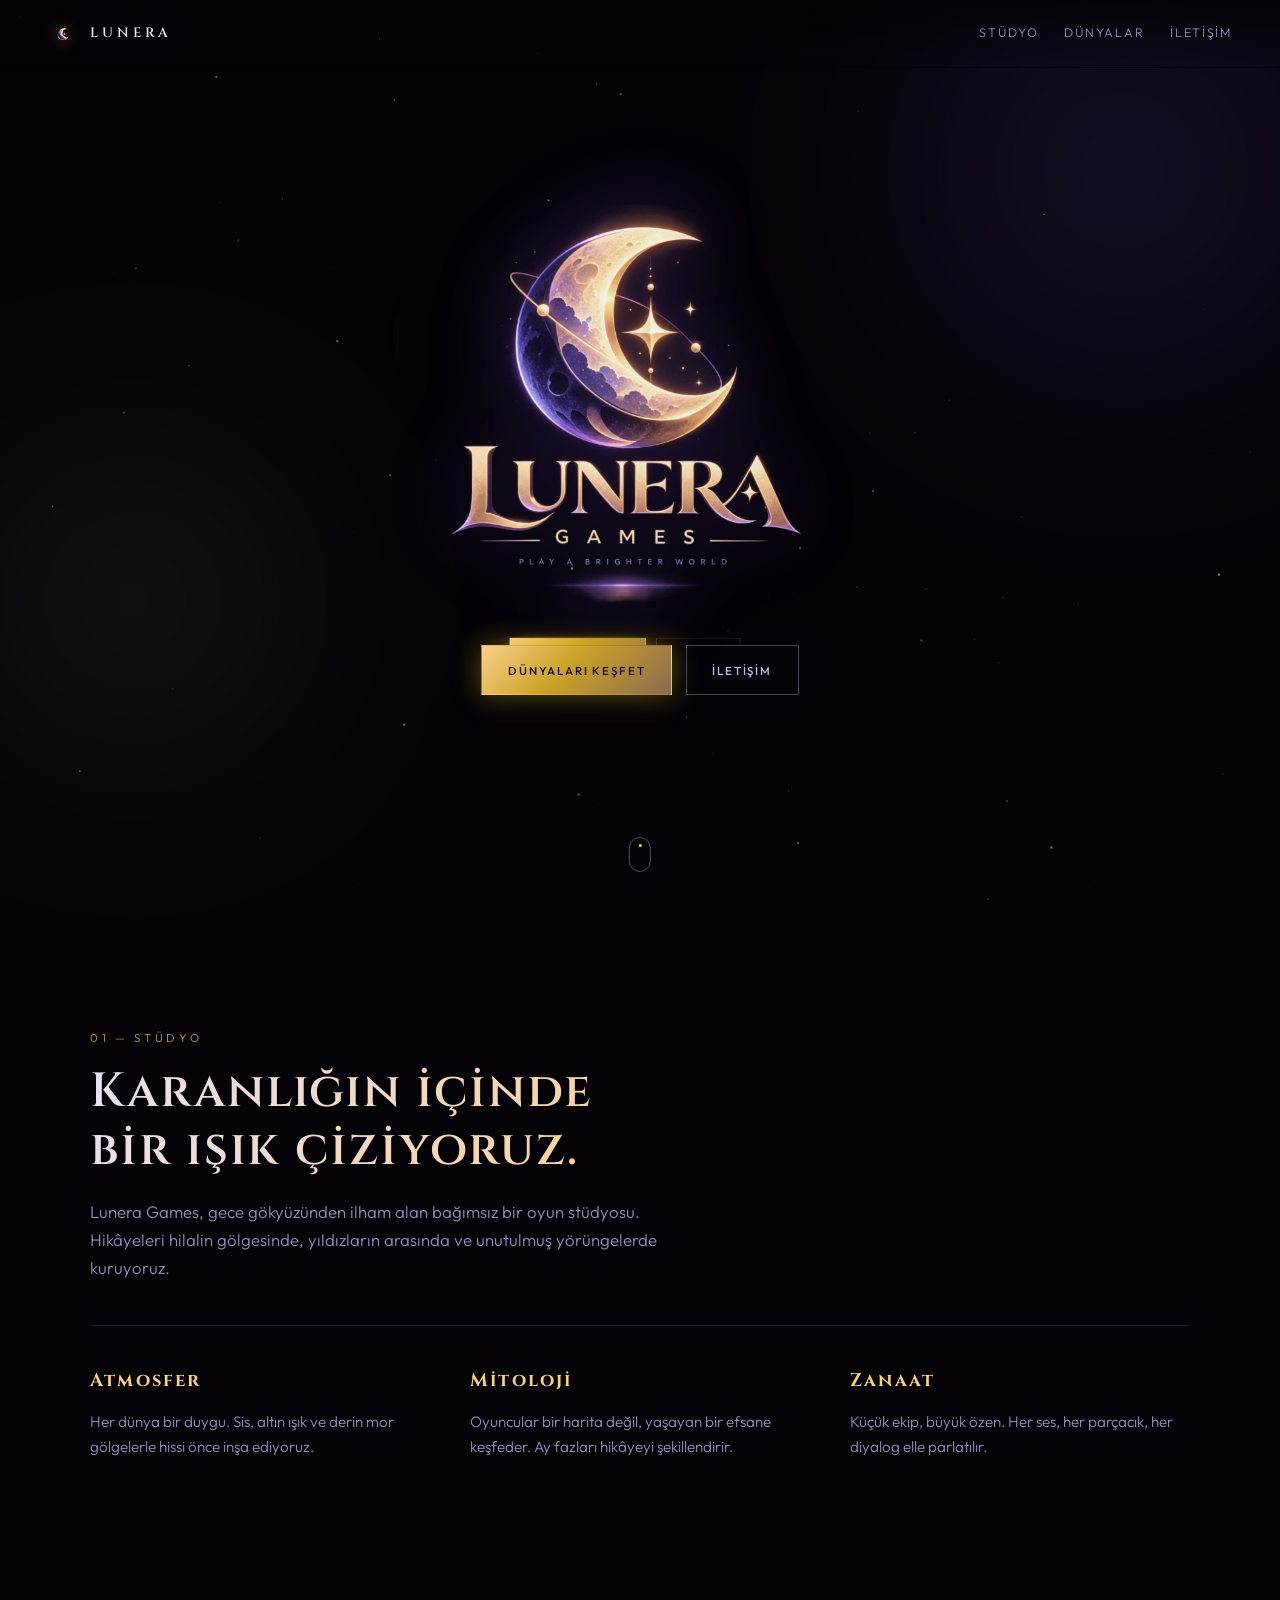
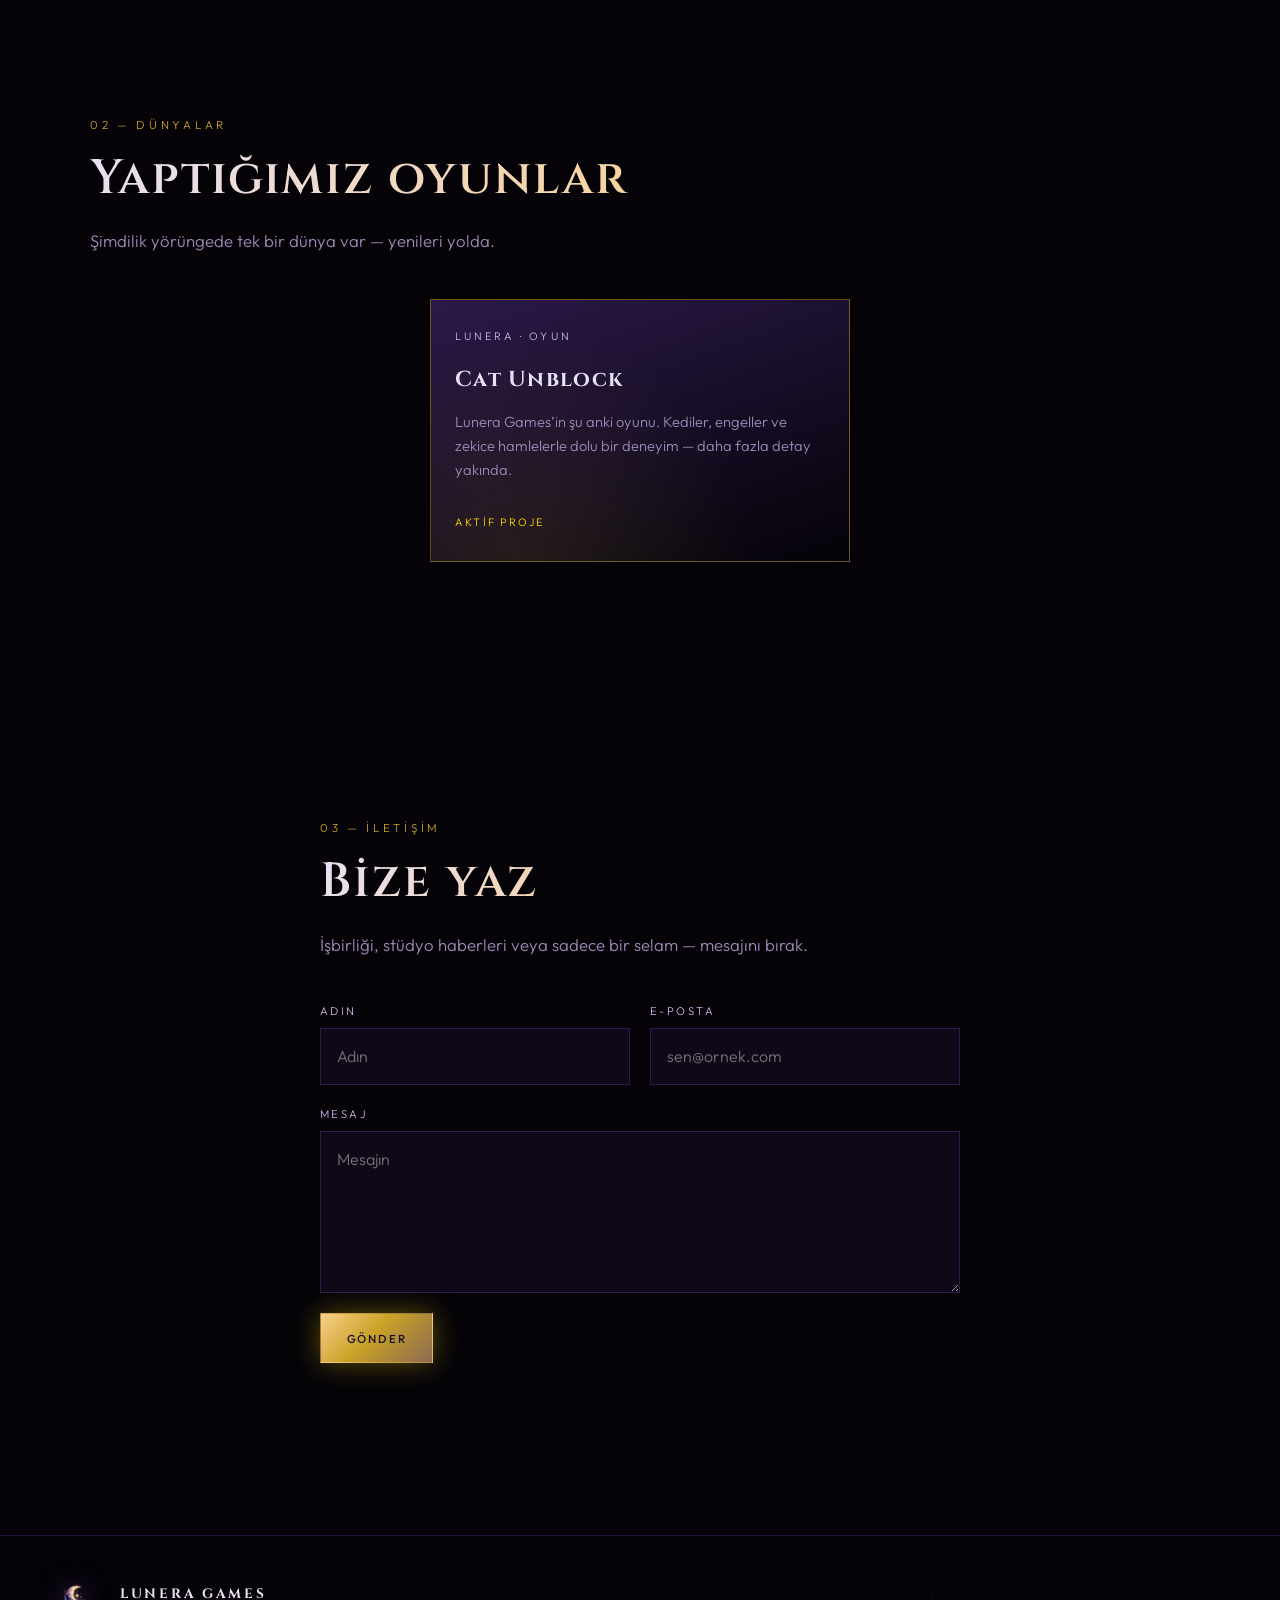
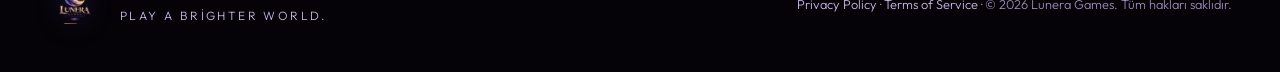
<file: index.html>
<!DOCTYPE html>
<html lang="tr">
<head>
  <meta charset="UTF-8" />
  <meta name="viewport" content="width=device-width, initial-scale=1.0" />
  <title>Lunera Games — Play a Brighter World</title>
  <meta name="description" content="Lunera Games — göksel dünyalar, parlak hikâyeler. Play a brighter world." />
  <link rel="icon" href="assets/favicon.ico" sizes="any" />
  <link rel="icon" type="image/png" href="assets/favicon-32.png" sizes="32x32" />
  <link rel="apple-touch-icon" href="assets/apple-touch-icon.png" />
  <link rel="preconnect" href="https://fonts.googleapis.com" />
  <link rel="preconnect" href="https://fonts.gstatic.com" crossorigin />
  <link href="https://fonts.googleapis.com/css2?family=Cinzel:wght@400;600;700&family=Outfit:wght@300;400;500;600&display=swap" rel="stylesheet" />
  <link rel="stylesheet" href="css/styles.css?v=3" />
</head>
<body>
  <canvas id="starfield" aria-hidden="true"></canvas>
  <div class="nebula nebula--a" aria-hidden="true"></div>
  <div class="nebula nebula--b" aria-hidden="true"></div>
  <div class="cursor-glow" id="cursorGlow" aria-hidden="true"></div>

  <header class="site-header" id="siteHeader">
    <a class="brand-mark" href="#top">
      <img src="assets/favicon-32.png" alt="" class="brand-mark__logo" width="32" height="32" />
      <span class="brand-mark__text">LUNERA</span>
    </a>
    <nav class="nav" aria-label="Ana menü">
      <a href="#studio">Stüdyo</a>
      <a href="#worlds">Dünyalar</a>
      <a href="#signal">İletişim</a>
    </nav>
    <button class="nav-toggle" id="navToggle" aria-label="Menüyü aç" aria-expanded="false">
      <span></span><span></span>
    </button>
  </header>

  <main id="top">
    <!-- HERO -->
    <section class="hero" aria-label="Lunera Games">
      <h1 class="visually-hidden">Lunera Games — Play a brighter world</h1>
      <div class="hero__visual">
        <img
          src="assets/logo.png"
          alt="Lunera Games logosu — hilal ay, yıldız ve yörünge halkası"
          class="hero__logo"
          width="720"
          height="720"
        />
      </div>
      <div class="hero__copy">
        <div class="hero__actions">
          <a class="btn btn--gold" href="#worlds">Dünyaları Keşfet</a>
          <a class="btn btn--ghost" href="#signal">İletişim</a>
        </div>
      </div>
      <a class="scroll-hint" href="#studio" aria-label="Aşağı kaydır">
        <span></span>
      </a>
    </section>

    <!-- STUDIO -->
    <section class="section studio" id="studio">
      <div class="section__inner">
        <p class="section__label">01 — Stüdyo</p>
        <h2 class="section__title">Karanlığın içinde<br />bir ışık çiziyoruz.</h2>
        <p class="section__lead">
          Lunera Games, gece gökyüzünden ilham alan bağımsız bir oyun stüdyosu.
          Hikâyeleri hilalin gölgesinde, yıldızların arasında ve unutulmuş yörüngelerde kuruyoruz.
        </p>
        <div class="studio__grid">
          <article class="studio__item">
            <h3>Atmosfer</h3>
            <p>Her dünya bir duygu. Sis, altın ışık ve derin mor gölgelerle hissi önce inşa ediyoruz.</p>
          </article>
          <article class="studio__item">
            <h3>Mitoloji</h3>
            <p>Oyuncular bir harita değil, yaşayan bir efsane keşfeder. Ay fazları hikâyeyi şekillendirir.</p>
          </article>
          <article class="studio__item">
            <h3>Zanaat</h3>
            <p>Küçük ekip, büyük özen. Her ses, her parçacık, her diyalog elle parlatılır.</p>
          </article>
        </div>
      </div>
    </section>

    <!-- WORLDS / GAMES -->
    <section class="section worlds" id="worlds">
      <div class="section__inner">
        <p class="section__label">02 — Dünyalar</p>
        <h2 class="section__title">Yaptığımız oyunlar</h2>
        <p class="section__lead">Şimdilik yörüngede tek bir dünya var — yenileri yolda.</p>

        <div class="world-cards world-cards--single">
          <article class="world-card world-card--featured" data-tilt>
            <div class="world-card__phase">Lunera · Oyun</div>
            <h3>Cat Unblock</h3>
            <p>
              Lunera Games’in şu anki oyunu. Kediler, engeller ve zekice hamlelerle
              dolu bir deneyim — daha fazla detay yakında.
            </p>
            <span class="world-card__status">Aktif proje</span>
          </article>
        </div>
      </div>
    </section>

    <!-- CONTACT -->
    <section class="section signal" id="signal">
      <div class="section__inner section__inner--narrow">
        <p class="section__label">03 — İletişim</p>
        <h2 class="section__title">Bize yaz</h2>
        <p class="section__lead">
          İşbirliği, stüdyo haberleri veya sadece bir selam — mesajını bırak.
        </p>
        <form class="signal-form" id="signalForm">
          <div class="field">
            <label for="name">Adın</label>
            <input type="text" id="name" name="name" required autocomplete="name" placeholder="Adın" />
          </div>
          <div class="field">
            <label for="email">E-posta</label>
            <input type="email" id="email" name="email" required autocomplete="email" placeholder="sen@ornek.com" />
          </div>
          <div class="field field--full">
            <label for="message">Mesaj</label>
            <textarea id="message" name="message" rows="5" required placeholder="Mesajın"></textarea>
          </div>
          <button type="submit" class="btn btn--gold">Gönder</button>
          <p class="form-note" id="formNote" role="status"></p>
        </form>
      </div>
    </section>
  </main>

  <footer class="site-footer">
    <div class="footer__brand">
      <img src="assets/logo.png" alt="" width="64" height="64" class="footer__logo" />
      <div>
        <strong>LUNERA GAMES</strong>
        <p>Play a brighter world.</p>
      </div>
    </div>
    <p class="footer__copy">
      <a href="docs/privacy.html">Privacy Policy</a>
      · <a href="docs/terms.html">Terms of Service</a>
      · © <span id="year"></span> Lunera Games. Tüm hakları saklıdır.
    </p>
  </footer>

  <script src="js/main.js?v=3"></script>
</body>
</html>
</file>
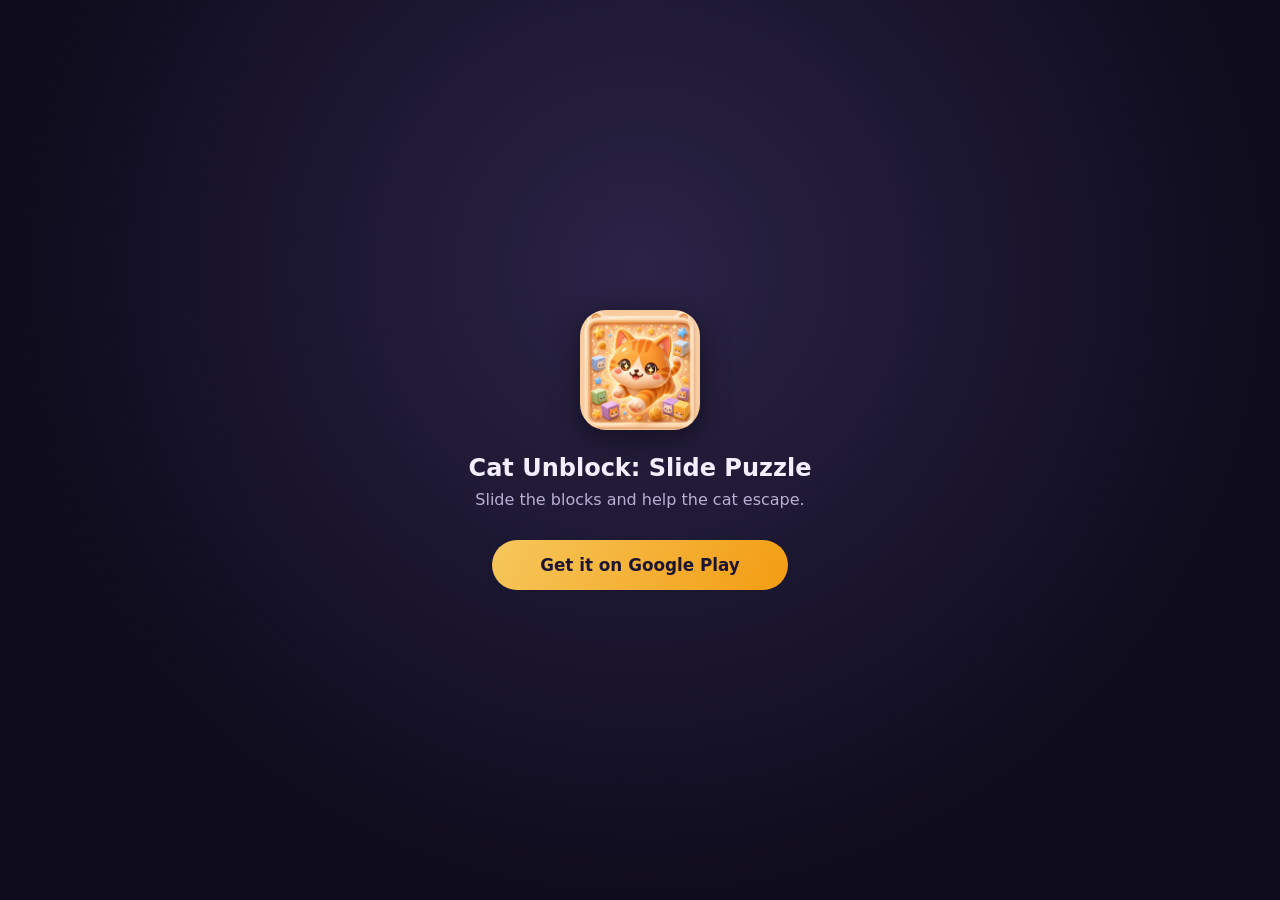
<file: catunblock.html>
<!DOCTYPE html>
<html lang="en">
<head>
  <meta charset="UTF-8" />
  <meta name="viewport" content="width=device-width, initial-scale=1.0" />
  <title>Cat Unblock — Lunera Games</title>
  <meta name="description" content="Cat Unblock: Slide Puzzle — slide the blocks and help the cat escape. Free to play." />
  <meta property="og:title" content="Cat Unblock: Slide Puzzle" />
  <meta property="og:description" content="Slide the blocks and help the cat escape. Free to play." />
  <meta property="og:image" content="https://luneragames.com/assets/games/catunblock.png" />
  <link rel="icon" href="assets/favicon.ico" sizes="any" />
  <link rel="icon" type="image/png" href="assets/favicon-32.png" sizes="32x32" />
  <link rel="stylesheet" href="css/store.css?v=1" />
</head>
<!-- Instagram vb. uygulama içi tarayıcılar mağaza bağlantısını doğrudan açamayabiliyor; bu sayfa aracı olur -->
<body data-game="catunblock" data-package="com.luneragames.catunblock">
  <main>
    <img src="assets/games/catunblock.png" alt="Cat Unblock" />
    <h1>Cat Unblock: Slide Puzzle</h1>
    <p>Slide the blocks and help the cat escape.</p>
    <div class="stores">
      <a class="btn" id="storePlay" hidden>Get it on Google Play</a>
      <a class="btn btn--ios" id="storeIos" hidden>Download on the App Store</a>
    </div>
    <p class="store-note" id="storeNote"></p>
    <noscript>
      <a class="btn" href="https://play.google.com/store/apps/details?id=com.luneragames.catunblock">Get it on Google Play</a>
    </noscript>
  </main>
  <script src="js/store-link.js?v=2"></script>
</body>
</html>
</file>
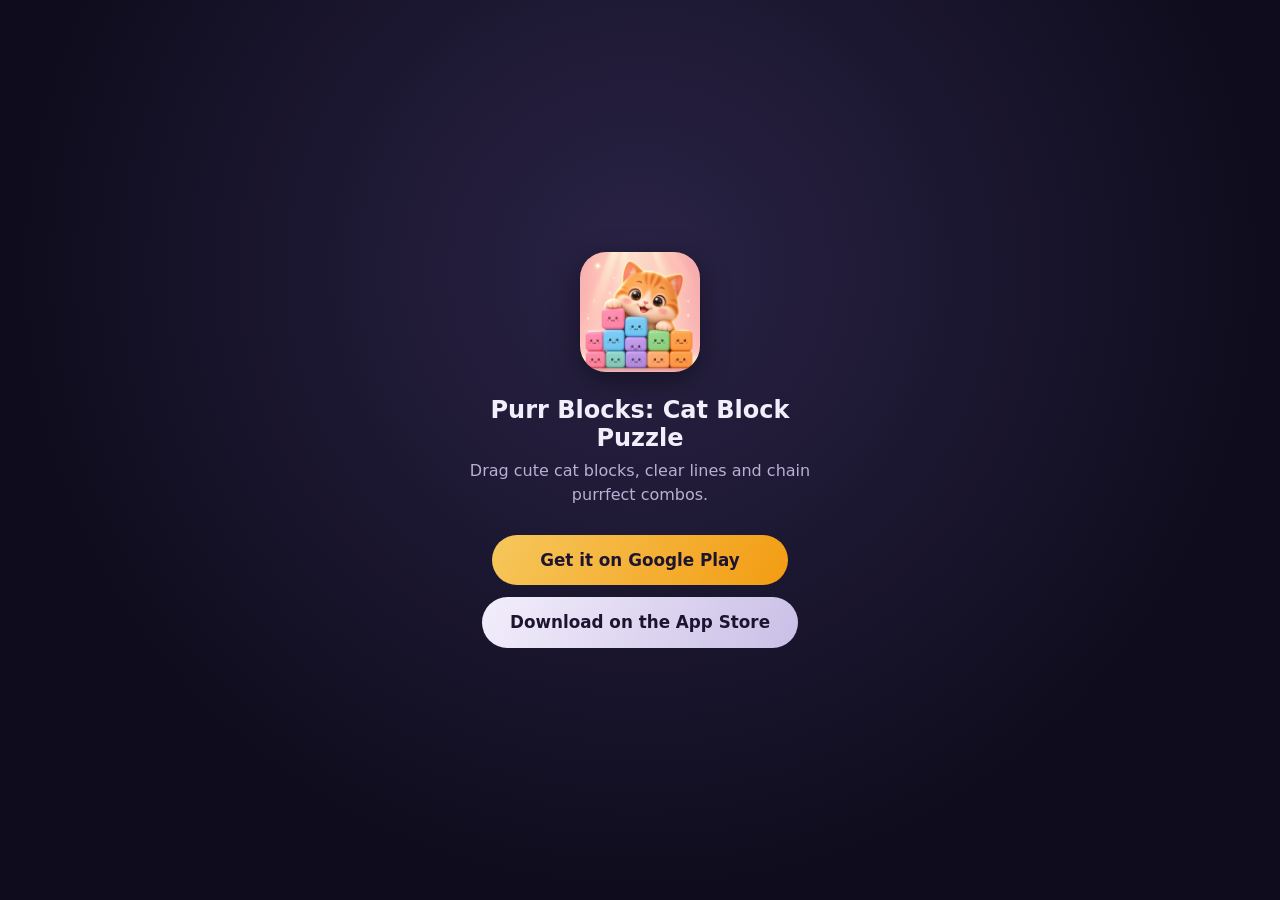
<file: purrblocks.html>
<!DOCTYPE html>
<html lang="en">
<head>
  <meta charset="UTF-8" />
  <meta name="viewport" content="width=device-width, initial-scale=1.0" />
  <title>Purr Blocks — Lunera Games</title>
  <meta name="description" content="Purr Blocks: Cat Block Puzzle — drag cute cat blocks, clear lines and chain purrfect combos. Free to play." />
  <meta property="og:title" content="Purr Blocks: Cat Block Puzzle" />
  <meta property="og:description" content="Drag cute cat blocks, clear lines and chain purrfect combos. Free to play." />
  <meta property="og:image" content="https://luneragames.com/assets/games/purrblocks.png" />
  <link rel="icon" href="assets/favicon.ico" sizes="any" />
  <link rel="icon" type="image/png" href="assets/favicon-32.png" sizes="32x32" />
  <link rel="stylesheet" href="css/store.css?v=1" />
</head>
<!-- Instagram vb. uygulama içi tarayıcılar mağaza bağlantısını doğrudan açamayabiliyor; bu sayfa aracı olur -->
<body data-game="purrblocks" data-package="com.luneragames.purrblocks">
  <main>
    <img src="assets/games/purrblocks.png" alt="Purr Blocks" />
    <h1>Purr Blocks: Cat Block Puzzle</h1>
    <p>Drag cute cat blocks, clear lines and chain purrfect combos.</p>
    <div class="stores">
      <a class="btn" id="storePlay" hidden>Get it on Google Play</a>
      <a class="btn btn--ios" id="storeIos" hidden>Download on the App Store</a>
    </div>
    <p class="store-note" id="storeNote"></p>
    <noscript>
      <a class="btn" href="https://play.google.com/store/apps/details?id=com.luneragames.purrblocks">Get it on Google Play</a>
    </noscript>
  </main>
  <script src="js/store-link.js?v=2"></script>
</body>
</html>
</file>
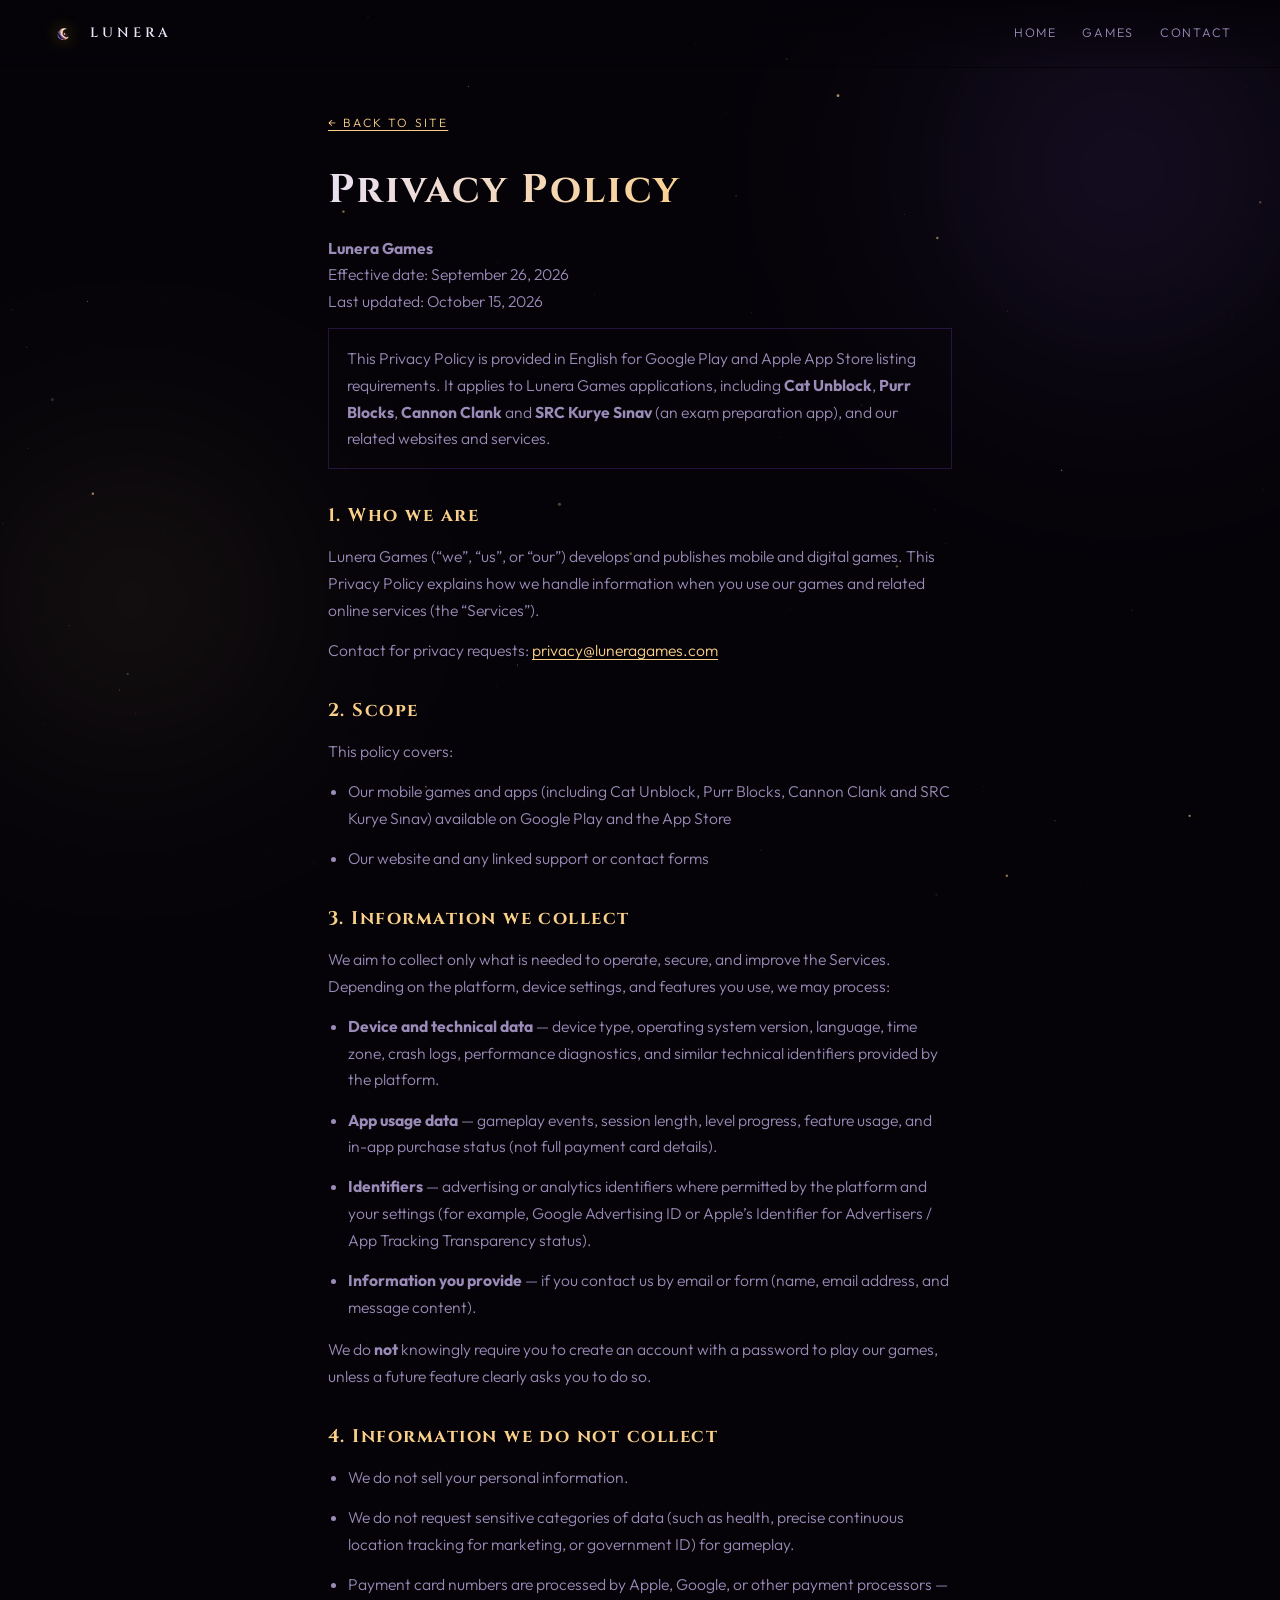
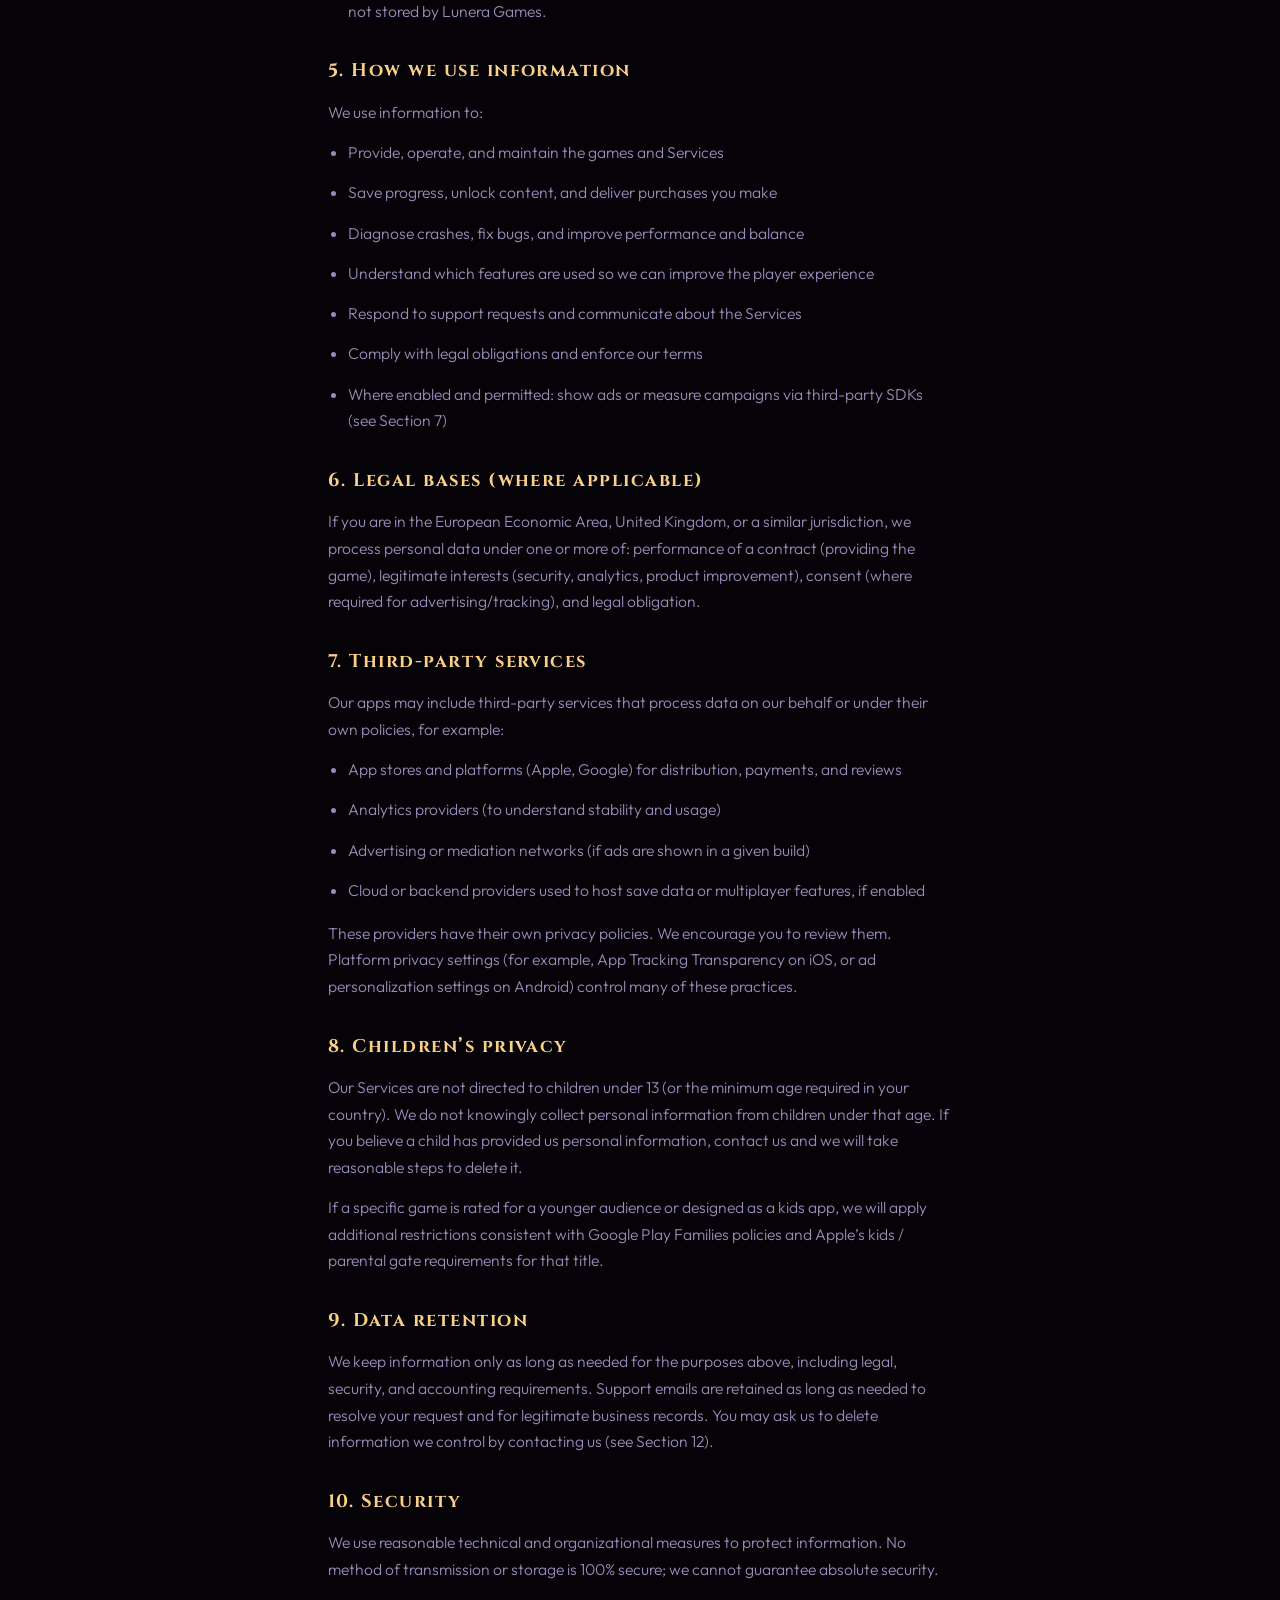
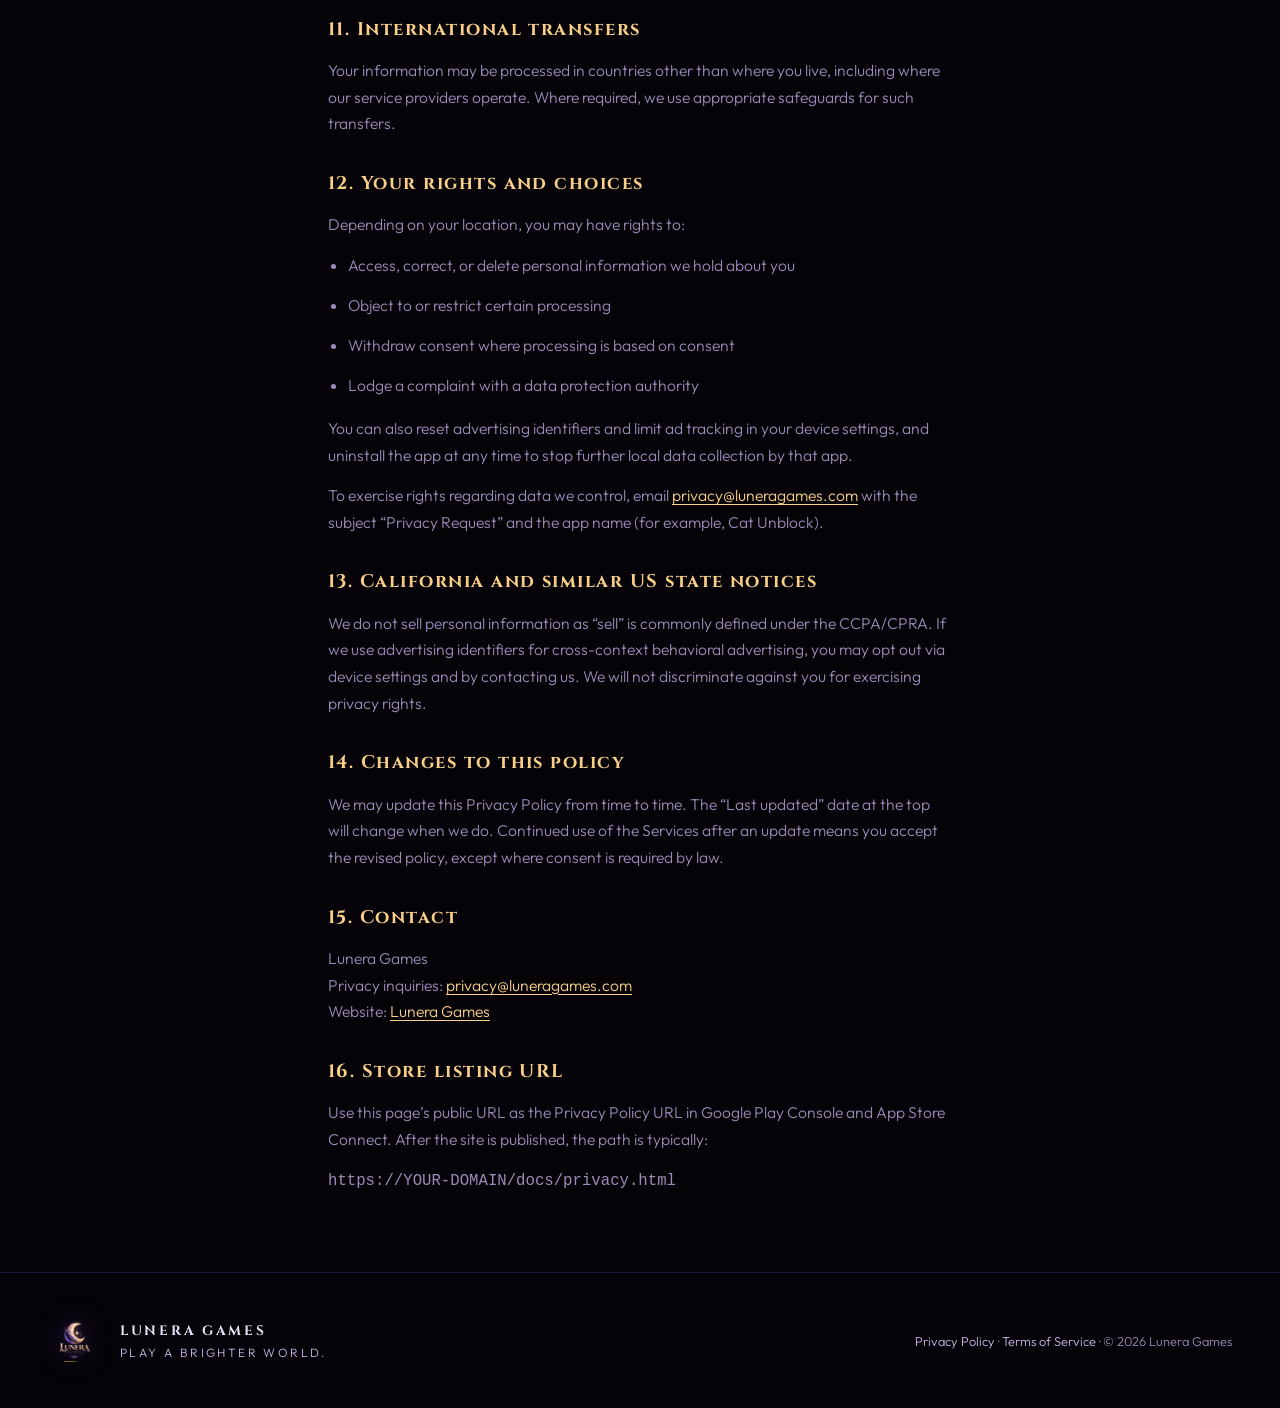
<file: docs/privacy.html>
<!DOCTYPE html>
<html lang="en">
<head>
  <meta charset="UTF-8" />
  <meta name="viewport" content="width=device-width, initial-scale=1.0" />
  <title>Privacy Policy — Lunera Games</title>
  <meta name="description" content="Privacy Policy for Lunera Games applications, including Cat Unblock, Purr Blocks, Cannon Clank and SRC Kurye Sınav. Required for Google Play and App Store listings." />
  <link rel="icon" href="../assets/favicon.ico" sizes="any" />
  <link rel="icon" type="image/png" href="../assets/favicon-32.png" sizes="32x32" />
  <link rel="preconnect" href="https://fonts.googleapis.com" />
  <link rel="preconnect" href="https://fonts.gstatic.com" crossorigin />
  <link href="https://fonts.googleapis.com/css2?family=Cinzel:wght@400;600;700&family=Outfit:wght@300;400;500;600&display=swap" rel="stylesheet" />
  <link rel="stylesheet" href="../css/styles.css?v=3" />
  <style>
    .doc-page {
      max-width: 720px;
      margin: 0 auto;
      padding: calc(var(--header-h) + 2.5rem) clamp(1.25rem, 4vw, 3rem) 4rem;
    }
    .doc-page h1 {
      font-family: var(--font-display);
      font-size: clamp(1.75rem, 4vw, 2.5rem);
      letter-spacing: 0.06em;
      margin-bottom: 0.75rem;
      background: linear-gradient(120deg, var(--mist), var(--gold-soft) 60%, var(--lavender));
      -webkit-background-clip: text;
      background-clip: text;
      color: transparent;
    }
    .doc-meta {
      color: var(--muted);
      font-size: 0.9rem;
      margin-bottom: 2.5rem;
    }
    .doc-page h2 {
      font-family: var(--font-display);
      font-size: 1.15rem;
      letter-spacing: 0.08em;
      color: var(--gold-soft);
      margin: 2rem 0 0.75rem;
    }
    .doc-page p,
    .doc-page li {
      color: var(--muted);
      font-size: 0.98rem;
      line-height: 1.7;
      margin-bottom: 0.85rem;
    }
    .doc-page ul {
      padding-left: 1.25rem;
      margin-bottom: 1rem;
    }
    .doc-page a {
      color: var(--gold-soft);
      text-decoration: underline;
      text-underline-offset: 3px;
    }
    .doc-back {
      display: inline-block;
      margin-bottom: 1.5rem;
      font-size: 0.75rem;
      letter-spacing: 0.18em;
      text-transform: uppercase;
      color: var(--lavender);
      text-decoration: none;
    }
    .doc-back:hover {
      color: var(--gold-soft);
    }
    .lang-note {
      border: 1px solid rgba(75, 44, 127, 0.45);
      padding: 1rem 1.15rem;
      margin-bottom: 2rem;
      color: var(--lavender);
      font-size: 0.9rem;
    }
  </style>
</head>
<body>
  <canvas id="starfield" aria-hidden="true"></canvas>
  <div class="nebula nebula--a" aria-hidden="true"></div>
  <div class="nebula nebula--b" aria-hidden="true"></div>

  <header class="site-header" id="siteHeader">
    <a class="brand-mark" href="../index.html">
      <img src="../assets/favicon-32.png" alt="" class="brand-mark__logo" width="32" height="32" />
      <span class="brand-mark__text">LUNERA</span>
    </a>
    <nav class="nav" aria-label="Main">
      <a href="../index.html">Home</a>
      <a href="../index.html#worlds">Games</a>
      <a href="../index.html#signal">Contact</a>
    </nav>
  </header>

  <main class="doc-page">
    <a class="doc-back" href="../index.html">← Back to site</a>
    <h1>Privacy Policy</h1>
    <p class="doc-meta">
      <strong>Lunera Games</strong><br />
      Effective date: September 26, 2026<br />
      Last updated: October 15, 2026
    </p>

    <p class="lang-note">
      This Privacy Policy is provided in English for Google Play and Apple App Store
      listing requirements. It applies to Lunera Games applications, including
      <strong>Cat Unblock</strong>, <strong>Purr Blocks</strong>, <strong>Cannon Clank</strong> and <strong>SRC Kurye Sınav</strong> (an exam preparation app),
and our related websites and services.
    </p>

    <h2>1. Who we are</h2>
    <p>
      Lunera Games (“we”, “us”, or “our”) develops and publishes mobile and digital games.
      This Privacy Policy explains how we handle information when you use our games and
      related online services (the “Services”).
    </p>
    <p>
      Contact for privacy requests:
      <a href="mailto:privacy@luneragames.com">privacy@luneragames.com</a>
    </p>

    <h2>2. Scope</h2>
    <p>This policy covers:</p>
    <ul>
      <li>Our mobile games and apps (including Cat Unblock, Purr Blocks, Cannon Clank and SRC Kurye Sınav) available on Google Play and the App Store</li>
      <li>Our website and any linked support or contact forms</li>
    </ul>

    <h2>3. Information we collect</h2>
    <p>
      We aim to collect only what is needed to operate, secure, and improve the Services.
      Depending on the platform, device settings, and features you use, we may process:
    </p>
    <ul>
      <li>
        <strong>Device and technical data</strong> — device type, operating system version,
        language, time zone, crash logs, performance diagnostics, and similar technical
        identifiers provided by the platform.
      </li>
      <li>
        <strong>App usage data</strong> — gameplay events, session length, level progress,
        feature usage, and in-app purchase status (not full payment card details).
      </li>
      <li>
        <strong>Identifiers</strong> — advertising or analytics identifiers where permitted
        by the platform and your settings (for example, Google Advertising ID or Apple’s
        Identifier for Advertisers / App Tracking Transparency status).
      </li>
      <li>
        <strong>Information you provide</strong> — if you contact us by email or form
        (name, email address, and message content).
      </li>
    </ul>
    <p>
      We do <strong>not</strong> knowingly require you to create an account with a password
      to play our games, unless a future feature clearly asks you to do so.
    </p>

    <h2>4. Information we do not collect</h2>
    <ul>
      <li>We do not sell your personal information.</li>
      <li>We do not request sensitive categories of data (such as health, precise continuous location tracking for marketing, or government ID) for gameplay.</li>
      <li>Payment card numbers are processed by Apple, Google, or other payment processors — not stored by Lunera Games.</li>
    </ul>

    <h2>5. How we use information</h2>
    <p>We use information to:</p>
    <ul>
      <li>Provide, operate, and maintain the games and Services</li>
      <li>Save progress, unlock content, and deliver purchases you make</li>
      <li>Diagnose crashes, fix bugs, and improve performance and balance</li>
      <li>Understand which features are used so we can improve the player experience</li>
      <li>Respond to support requests and communicate about the Services</li>
      <li>Comply with legal obligations and enforce our terms</li>
      <li>
        Where enabled and permitted: show ads or measure campaigns via third-party SDKs
        (see Section 7)
      </li>
    </ul>

    <h2>6. Legal bases (where applicable)</h2>
    <p>
      If you are in the European Economic Area, United Kingdom, or a similar jurisdiction,
      we process personal data under one or more of: performance of a contract (providing
      the game), legitimate interests (security, analytics, product improvement), consent
      (where required for advertising/tracking), and legal obligation.
    </p>

    <h2>7. Third-party services</h2>
    <p>
      Our apps may include third-party services that process data on our behalf or under
      their own policies, for example:
    </p>
    <ul>
      <li>App stores and platforms (Apple, Google) for distribution, payments, and reviews</li>
      <li>Analytics providers (to understand stability and usage)</li>
      <li>Advertising or mediation networks (if ads are shown in a given build)</li>
      <li>Cloud or backend providers used to host save data or multiplayer features, if enabled</li>
    </ul>
    <p>
      These providers have their own privacy policies. We encourage you to review them.
      Platform privacy settings (for example, App Tracking Transparency on iOS, or ad
      personalization settings on Android) control many of these practices.
    </p>

    <h2>8. Children’s privacy</h2>
    <p>
      Our Services are not directed to children under 13 (or the minimum age required in
      your country). We do not knowingly collect personal information from children under
      that age. If you believe a child has provided us personal information, contact us and
      we will take reasonable steps to delete it.
    </p>
    <p>
      If a specific game is rated for a younger audience or designed as a kids app, we will
      apply additional restrictions consistent with Google Play Families policies and Apple’s
      kids / parental gate requirements for that title.
    </p>

    <h2>9. Data retention</h2>
    <p>
      We keep information only as long as needed for the purposes above, including legal,
      security, and accounting requirements. Support emails are retained as long as needed
      to resolve your request and for legitimate business records. You may ask us to delete
      information we control by contacting us (see Section 12).
    </p>

    <h2>10. Security</h2>
    <p>
      We use reasonable technical and organizational measures to protect information.
      No method of transmission or storage is 100% secure; we cannot guarantee absolute
      security.
    </p>

    <h2>11. International transfers</h2>
    <p>
      Your information may be processed in countries other than where you live, including
      where our service providers operate. Where required, we use appropriate safeguards
      for such transfers.
    </p>

    <h2>12. Your rights and choices</h2>
    <p>Depending on your location, you may have rights to:</p>
    <ul>
      <li>Access, correct, or delete personal information we hold about you</li>
      <li>Object to or restrict certain processing</li>
      <li>Withdraw consent where processing is based on consent</li>
      <li>Lodge a complaint with a data protection authority</li>
    </ul>
    <p>
      You can also reset advertising identifiers and limit ad tracking in your device
      settings, and uninstall the app at any time to stop further local data collection
      by that app.
    </p>
    <p>
      To exercise rights regarding data we control, email
      <a href="mailto:privacy@luneragames.com">privacy@luneragames.com</a>
      with the subject “Privacy Request” and the app name (for example, Cat Unblock).
    </p>

    <h2>13. California and similar US state notices</h2>
    <p>
      We do not sell personal information as “sell” is commonly defined under the CCPA/CPRA.
      If we use advertising identifiers for cross-context behavioral advertising, you may
      opt out via device settings and by contacting us. We will not discriminate against you
      for exercising privacy rights.
    </p>

    <h2>14. Changes to this policy</h2>
    <p>
      We may update this Privacy Policy from time to time. The “Last updated” date at the
      top will change when we do. Continued use of the Services after an update means you
      accept the revised policy, except where consent is required by law.
    </p>

    <h2>15. Contact</h2>
    <p>
      Lunera Games<br />
      Privacy inquiries:
      <a href="mailto:privacy@luneragames.com">privacy@luneragames.com</a><br />
      Website: <a href="../index.html">Lunera Games</a>
    </p>

    <h2>16. Store listing URL</h2>
    <p>
      Use this page’s public URL as the Privacy Policy URL in Google Play Console and
      App Store Connect. After the site is published, the path is typically:
    </p>
    <p><code>https://YOUR-DOMAIN/docs/privacy.html</code></p>
  </main>

  <footer class="site-footer">
    <div class="footer__brand">
      <img src="../assets/logo.png" alt="" width="64" height="64" class="footer__logo" />
      <div>
        <strong>LUNERA GAMES</strong>
        <p>Play a brighter world.</p>
      </div>
    </div>
    <p class="footer__copy">
      <a href="privacy.html">Privacy Policy</a>
      · <a href="terms.html">Terms of Service</a>
      · © <span id="year"></span> Lunera Games
    </p>
  </footer>

  <script src="../js/main.js?v=3"></script>
</body>
</html>
</file>
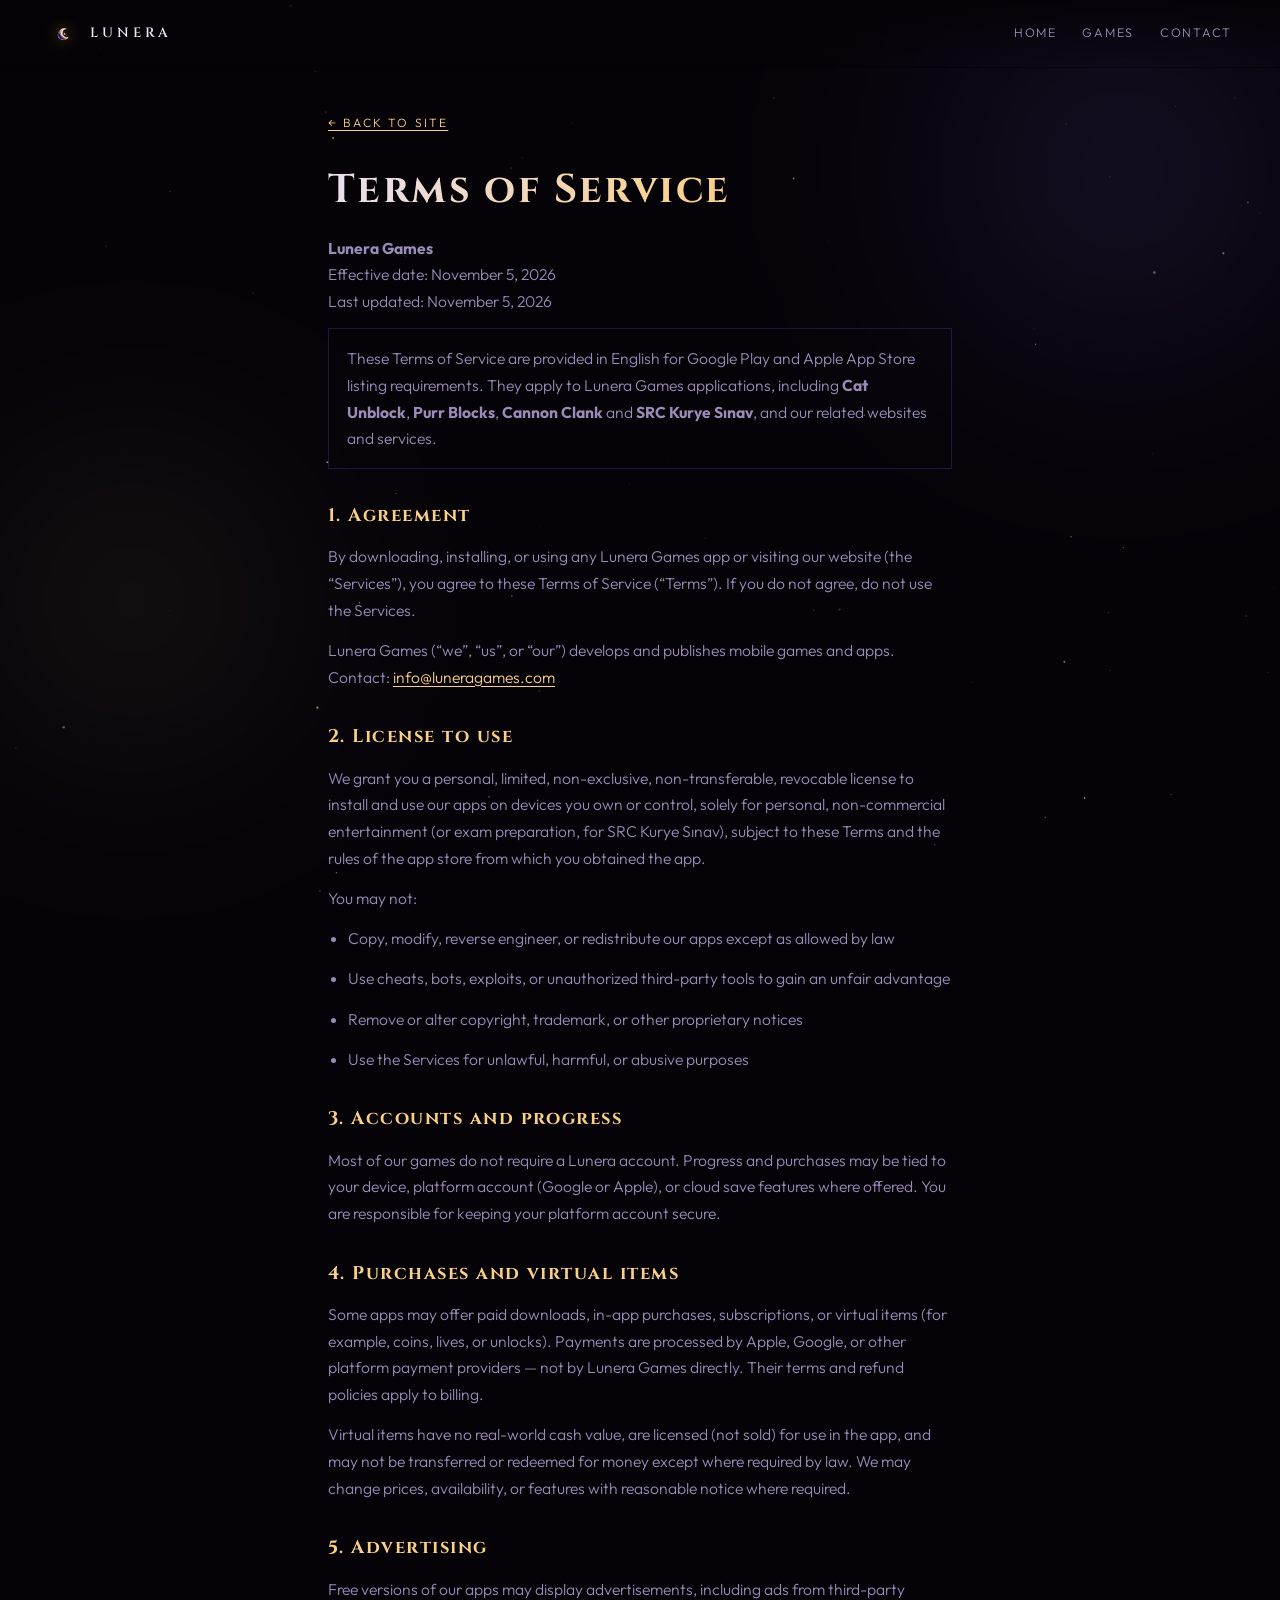
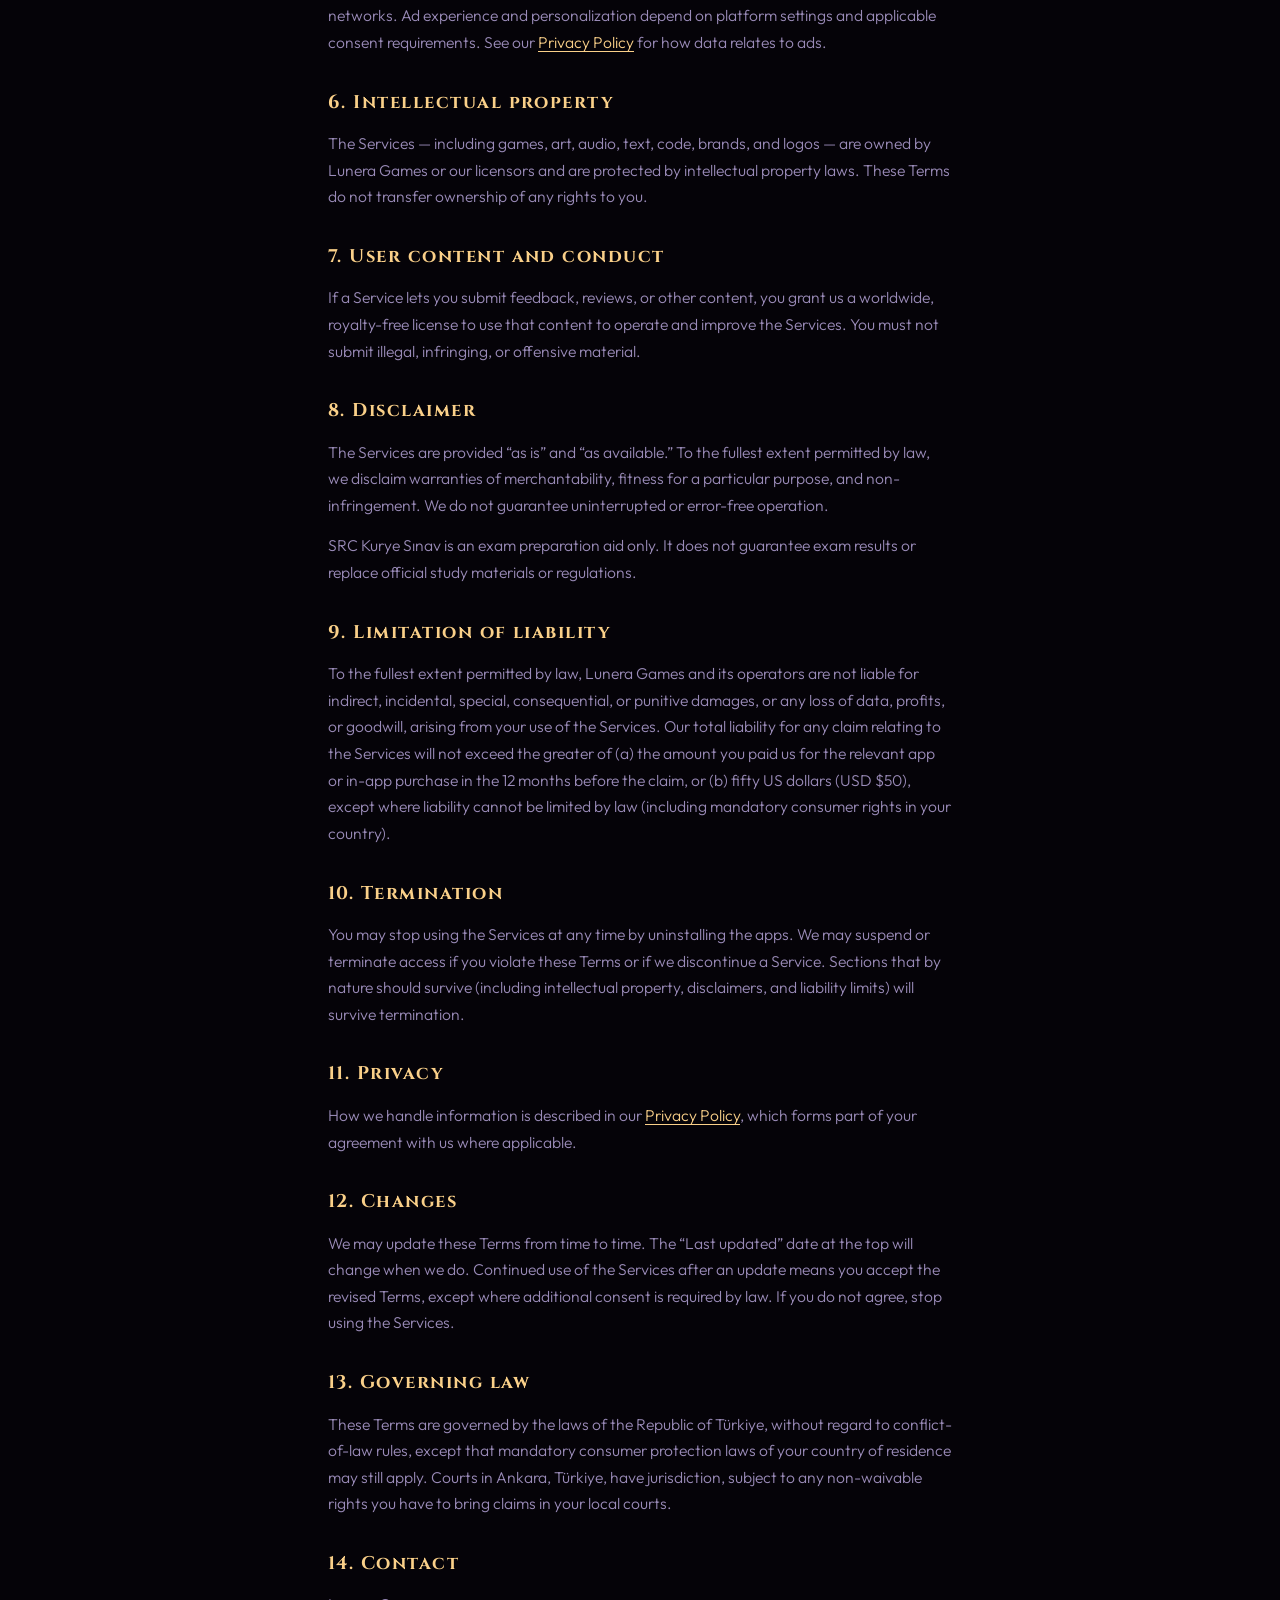
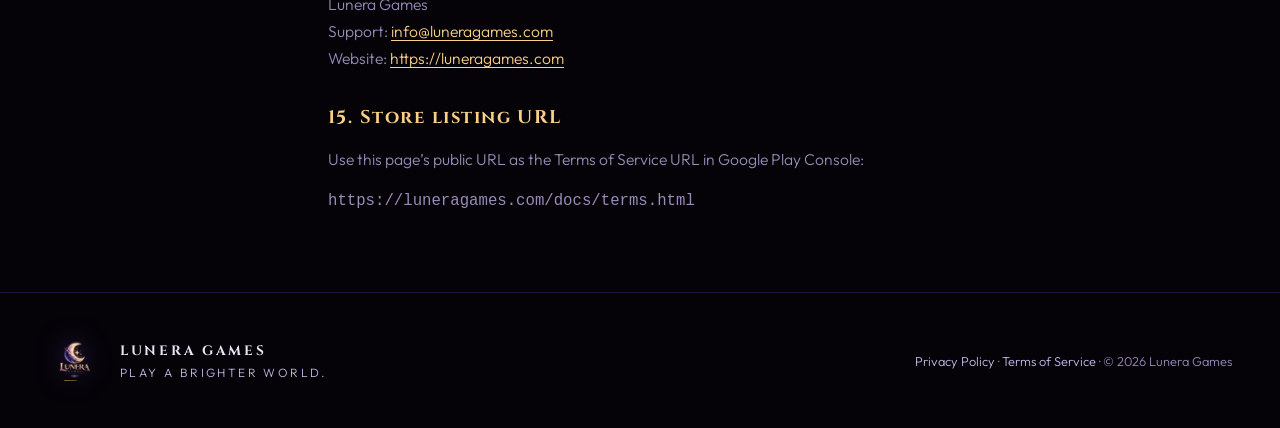
<file: docs/terms.html>
<!DOCTYPE html>
<html lang="en">
<head>
  <meta charset="UTF-8" />
  <meta name="viewport" content="width=device-width, initial-scale=1.0" />
  <title>Terms of Service — Lunera Games</title>
  <meta name="description" content="Terms of Service for Lunera Games applications, including Cat Unblock, Purr Blocks, Cannon Clank and SRC Kurye Sınav. Required for Google Play and App Store listings." />
  <link rel="icon" href="../assets/favicon.ico" sizes="any" />
  <link rel="icon" type="image/png" href="../assets/favicon-32.png" sizes="32x32" />
  <link rel="preconnect" href="https://fonts.googleapis.com" />
  <link rel="preconnect" href="https://fonts.gstatic.com" crossorigin />
  <link href="https://fonts.googleapis.com/css2?family=Cinzel:wght@400;600;700&family=Outfit:wght@300;400;500;600&display=swap" rel="stylesheet" />
  <link rel="stylesheet" href="../css/styles.css?v=3" />
  <style>
    .doc-page {
      max-width: 720px;
      margin: 0 auto;
      padding: calc(var(--header-h) + 2.5rem) clamp(1.25rem, 4vw, 3rem) 4rem;
    }
    .doc-page h1 {
      font-family: var(--font-display);
      font-size: clamp(1.75rem, 4vw, 2.5rem);
      letter-spacing: 0.06em;
      margin-bottom: 0.75rem;
      background: linear-gradient(120deg, var(--mist), var(--gold-soft) 60%, var(--lavender));
      -webkit-background-clip: text;
      background-clip: text;
      color: transparent;
    }
    .doc-meta {
      color: var(--muted);
      font-size: 0.9rem;
      margin-bottom: 2.5rem;
    }
    .doc-page h2 {
      font-family: var(--font-display);
      font-size: 1.15rem;
      letter-spacing: 0.08em;
      color: var(--gold-soft);
      margin: 2rem 0 0.75rem;
    }
    .doc-page p,
    .doc-page li {
      color: var(--muted);
      font-size: 0.98rem;
      line-height: 1.7;
      margin-bottom: 0.85rem;
    }
    .doc-page ul {
      padding-left: 1.25rem;
      margin-bottom: 1rem;
    }
    .doc-page a {
      color: var(--gold-soft);
      text-decoration: underline;
      text-underline-offset: 3px;
    }
    .doc-back {
      display: inline-block;
      margin-bottom: 1.5rem;
      font-size: 0.75rem;
      letter-spacing: 0.18em;
      text-transform: uppercase;
      color: var(--lavender);
      text-decoration: none;
    }
    .doc-back:hover {
      color: var(--gold-soft);
    }
    .lang-note {
      border: 1px solid rgba(75, 44, 127, 0.45);
      padding: 1rem 1.15rem;
      margin-bottom: 2rem;
      color: var(--lavender);
      font-size: 0.9rem;
    }
  </style>
</head>
<body>
  <canvas id="starfield" aria-hidden="true"></canvas>
  <div class="nebula nebula--a" aria-hidden="true"></div>
  <div class="nebula nebula--b" aria-hidden="true"></div>

  <header class="site-header" id="siteHeader">
    <a class="brand-mark" href="../index.html">
      <img src="../assets/favicon-32.png" alt="" class="brand-mark__logo" width="32" height="32" />
      <span class="brand-mark__text">LUNERA</span>
    </a>
    <nav class="nav" aria-label="Main">
      <a href="../index.html">Home</a>
      <a href="../index.html#worlds">Games</a>
      <a href="../index.html#signal">Contact</a>
    </nav>
  </header>

  <main class="doc-page">
    <a class="doc-back" href="../index.html">← Back to site</a>
    <h1>Terms of Service</h1>
    <p class="doc-meta">
      <strong>Lunera Games</strong><br />
      Effective date: November 5, 2026<br />
      Last updated: November 5, 2026
    </p>

    <p class="lang-note">
      These Terms of Service are provided in English for Google Play and Apple App Store
      listing requirements. They apply to Lunera Games applications, including
      <strong>Cat Unblock</strong>, <strong>Purr Blocks</strong>, <strong>Cannon Clank</strong> and
      <strong>SRC Kurye Sınav</strong>, and our related websites and services.
    </p>

    <h2>1. Agreement</h2>
    <p>
      By downloading, installing, or using any Lunera Games app or visiting our website
      (the “Services”), you agree to these Terms of Service (“Terms”). If you do not agree,
      do not use the Services.
    </p>
    <p>
      Lunera Games (“we”, “us”, or “our”) develops and publishes mobile games and apps.
      Contact:
      <a href="mailto:info@luneragames.com">info@luneragames.com</a>
    </p>

    <h2>2. License to use</h2>
    <p>
      We grant you a personal, limited, non-exclusive, non-transferable, revocable license
      to install and use our apps on devices you own or control, solely for personal,
      non-commercial entertainment (or exam preparation, for SRC Kurye Sınav), subject to
      these Terms and the rules of the app store from which you obtained the app.
    </p>
    <p>You may not:</p>
    <ul>
      <li>Copy, modify, reverse engineer, or redistribute our apps except as allowed by law</li>
      <li>Use cheats, bots, exploits, or unauthorized third-party tools to gain an unfair advantage</li>
      <li>Remove or alter copyright, trademark, or other proprietary notices</li>
      <li>Use the Services for unlawful, harmful, or abusive purposes</li>
    </ul>

    <h2>3. Accounts and progress</h2>
    <p>
      Most of our games do not require a Lunera account. Progress and purchases may be tied
      to your device, platform account (Google or Apple), or cloud save features where offered.
      You are responsible for keeping your platform account secure.
    </p>

    <h2>4. Purchases and virtual items</h2>
    <p>
      Some apps may offer paid downloads, in-app purchases, subscriptions, or virtual items
      (for example, coins, lives, or unlocks). Payments are processed by Apple, Google, or
      other platform payment providers — not by Lunera Games directly. Their terms and
      refund policies apply to billing.
    </p>
    <p>
      Virtual items have no real-world cash value, are licensed (not sold) for use in the
      app, and may not be transferred or redeemed for money except where required by law.
      We may change prices, availability, or features with reasonable notice where required.
    </p>

    <h2>5. Advertising</h2>
    <p>
      Free versions of our apps may display advertisements, including ads from third-party
      networks. Ad experience and personalization depend on platform settings and applicable
      consent requirements. See our
      <a href="privacy.html">Privacy Policy</a> for how data relates to ads.
    </p>

    <h2>6. Intellectual property</h2>
    <p>
      The Services — including games, art, audio, text, code, brands, and logos — are owned
      by Lunera Games or our licensors and are protected by intellectual property laws.
      These Terms do not transfer ownership of any rights to you.
    </p>

    <h2>7. User content and conduct</h2>
    <p>
      If a Service lets you submit feedback, reviews, or other content, you grant us a
      worldwide, royalty-free license to use that content to operate and improve the Services.
      You must not submit illegal, infringing, or offensive material.
    </p>

    <h2>8. Disclaimer</h2>
    <p>
      The Services are provided “as is” and “as available.” To the fullest extent permitted
      by law, we disclaim warranties of merchantability, fitness for a particular purpose,
      and non-infringement. We do not guarantee uninterrupted or error-free operation.
    </p>
    <p>
      SRC Kurye Sınav is an exam preparation aid only. It does not guarantee exam results
      or replace official study materials or regulations.
    </p>

    <h2>9. Limitation of liability</h2>
    <p>
      To the fullest extent permitted by law, Lunera Games and its operators are not liable
      for indirect, incidental, special, consequential, or punitive damages, or any loss of
      data, profits, or goodwill, arising from your use of the Services. Our total liability
      for any claim relating to the Services will not exceed the greater of (a) the amount
      you paid us for the relevant app or in-app purchase in the 12 months before the claim,
      or (b) fifty US dollars (USD $50), except where liability cannot be limited by law
      (including mandatory consumer rights in your country).
    </p>

    <h2>10. Termination</h2>
    <p>
      You may stop using the Services at any time by uninstalling the apps. We may suspend
      or terminate access if you violate these Terms or if we discontinue a Service. Sections
      that by nature should survive (including intellectual property, disclaimers, and
      liability limits) will survive termination.
    </p>

    <h2>11. Privacy</h2>
    <p>
      How we handle information is described in our
      <a href="privacy.html">Privacy Policy</a>, which forms part of your agreement with us
      where applicable.
    </p>

    <h2>12. Changes</h2>
    <p>
      We may update these Terms from time to time. The “Last updated” date at the top will
      change when we do. Continued use of the Services after an update means you accept the
      revised Terms, except where additional consent is required by law. If you do not agree,
      stop using the Services.
    </p>

    <h2>13. Governing law</h2>
    <p>
      These Terms are governed by the laws of the Republic of Türkiye, without regard to
      conflict-of-law rules, except that mandatory consumer protection laws of your country
      of residence may still apply. Courts in Ankara, Türkiye, have jurisdiction, subject to
      any non-waivable rights you have to bring claims in your local courts.
    </p>

    <h2>14. Contact</h2>
    <p>
      Lunera Games<br />
      Support:
      <a href="mailto:info@luneragames.com">info@luneragames.com</a><br />
      Website: <a href="https://luneragames.com">https://luneragames.com</a>
    </p>

    <h2>15. Store listing URL</h2>
    <p>
      Use this page’s public URL as the Terms of Service URL in Google Play Console:
    </p>
    <p><code>https://luneragames.com/docs/terms.html</code></p>
  </main>

  <footer class="site-footer">
    <div class="footer__brand">
      <img src="../assets/logo.png" alt="" width="64" height="64" class="footer__logo" />
      <div>
        <strong>LUNERA GAMES</strong>
        <p>Play a brighter world.</p>
      </div>
    </div>
    <p class="footer__copy">
      <a href="privacy.html">Privacy Policy</a>
      · <a href="terms.html">Terms of Service</a>
      · © <span id="year"></span> Lunera Games
    </p>
  </footer>

  <script src="../js/main.js?v=3"></script>
</body>
</html>
</file>
<file: css/styles.css>
/* =========================================================
   Lunera Games — celestial studio site
   Palette: void black · royal purple · luminous gold
   ========================================================= */

:root {
  --void: #050308;
  --black: #000000;
  --purple-deep: #2e1a47;
  --purple: #4b2c7f;
  --purple-mid: #6b3fa0;
  --lavender: #c9b8e8;
  --gold: #ffd700;
  --gold-soft: #fad089;
  --gold-dim: #c9a227;
  --mist: #e8e0f5;
  --text: #ebe4f7;
  --muted: #9a8bb8;

  --font-display: "Cinzel", Georgia, serif;
  --font-body: "Outfit", system-ui, sans-serif;

  --header-h: 4.25rem;
  --ease: cubic-bezier(0.22, 1, 0.36, 1);
  --glow-gold: 0 0 28px rgba(255, 215, 0, 0.35);
  --glow-purple: 0 0 40px rgba(75, 44, 127, 0.55);
}

*,
*::before,
*::after {
  box-sizing: border-box;
  margin: 0;
  padding: 0;
}

html {
  scroll-behavior: smooth;
}

body {
  font-family: var(--font-body);
  font-weight: 300;
  color: var(--text);
  background: var(--void);
  line-height: 1.65;
  overflow-x: hidden;
  min-height: 100vh;
}

img {
  max-width: 100%;
  display: block;
}

a {
  color: inherit;
  text-decoration: none;
}

button,
input,
textarea {
  font: inherit;
  color: inherit;
}

/* ---------- Atmosphere ---------- */

#starfield {
  position: fixed;
  inset: 0;
  width: 100%;
  height: 100%;
  z-index: 0;
  pointer-events: none;
}

.nebula {
  position: fixed;
  border-radius: 50%;
  filter: blur(90px);
  pointer-events: none;
  z-index: 0;
  opacity: 0.45;
  mix-blend-mode: screen;
}

.nebula--a {
  width: min(55vw, 520px);
  height: min(55vw, 520px);
  background: radial-gradient(circle, rgba(75, 44, 127, 0.7), transparent 70%);
  top: -10%;
  right: -8%;
  animation: drift 22s ease-in-out infinite alternate;
}

.nebula--b {
  width: min(45vw, 420px);
  height: min(45vw, 420px);
  background: radial-gradient(circle, rgba(250, 208, 137, 0.22), transparent 70%);
  bottom: 10%;
  left: -6%;
  animation: drift 28s ease-in-out infinite alternate-reverse;
}

@keyframes drift {
  from { transform: translate(0, 0) scale(1); }
  to { transform: translate(-40px, 30px) scale(1.12); }
}

.cursor-glow {
  position: fixed;
  width: 280px;
  height: 280px;
  border-radius: 50%;
  background: radial-gradient(circle, rgba(255, 215, 0, 0.12), rgba(75, 44, 127, 0.08) 40%, transparent 70%);
  pointer-events: none;
  z-index: 1;
  transform: translate(-50%, -50%);
  opacity: 0;
  transition: opacity 0.4s;
}

body:hover .cursor-glow {
  opacity: 1;
}

.site-header,
main,
.site-footer {
  position: relative;
  z-index: 2;
}

/* ---------- Header ---------- */

.site-header {
  position: fixed;
  top: 0;
  left: 0;
  right: 0;
  height: var(--header-h);
  display: flex;
  align-items: center;
  justify-content: space-between;
  padding: 0 clamp(1.25rem, 4vw, 3rem);
  background: linear-gradient(to bottom, rgba(5, 3, 8, 0.92), rgba(5, 3, 8, 0));
  backdrop-filter: blur(0);
  transition: background 0.4s, backdrop-filter 0.4s, border-color 0.4s;
  border-bottom: 1px solid transparent;
  z-index: 50;
}

.site-header.is-scrolled {
  background: rgba(5, 3, 8, 0.85);
  backdrop-filter: blur(14px);
  border-bottom-color: rgba(75, 44, 127, 0.35);
}

.brand-mark {
  display: flex;
  align-items: center;
  gap: 0.65rem;
  font-family: var(--font-display);
  font-weight: 600;
  letter-spacing: 0.28em;
  font-size: 0.85rem;
}

.brand-mark__logo {
  width: 2rem;
  height: 2rem;
  object-fit: contain;
  filter: drop-shadow(0 0 8px rgba(255, 215, 0, 0.35));
}

.nav {
  display: flex;
  gap: clamp(0.75rem, 2vw, 1.75rem);
}

.nav a {
  font-size: 0.78rem;
  letter-spacing: 0.14em;
  text-transform: uppercase;
  color: var(--muted);
  transition: color 0.25s;
  position: relative;
}

.nav a::after {
  content: "";
  position: absolute;
  left: 0;
  bottom: -0.35rem;
  width: 100%;
  height: 1px;
  background: linear-gradient(90deg, var(--gold), var(--purple-mid));
  transform: scaleX(0);
  transform-origin: left;
  transition: transform 0.35s var(--ease);
}

.nav a:hover,
.nav a:focus-visible {
  color: var(--gold-soft);
}

.nav a:hover::after,
.nav a:focus-visible::after {
  transform: scaleX(1);
}

.nav-toggle {
  display: none;
  background: none;
  border: none;
  width: 2.25rem;
  height: 2.25rem;
  flex-direction: column;
  justify-content: center;
  gap: 0.4rem;
  cursor: pointer;
}

.nav-toggle span {
  display: block;
  height: 1px;
  background: var(--gold-soft);
  transition: transform 0.3s;
}

/* ---------- Buttons ---------- */

.btn {
  display: inline-flex;
  align-items: center;
  justify-content: center;
  padding: 0.9rem 1.6rem;
  border: 1px solid transparent;
  cursor: pointer;
  letter-spacing: 0.16em;
  text-transform: uppercase;
  font-size: 0.72rem;
  font-weight: 500;
  transition: transform 0.3s var(--ease), box-shadow 0.3s, background 0.3s, color 0.3s;
}

.btn:hover {
  transform: translateY(-2px);
}

.btn--gold {
  background: linear-gradient(135deg, var(--gold-soft), var(--gold-dim) 45%, var(--purple) 160%);
  color: #1a0f28;
  box-shadow: var(--glow-gold);
}

.btn--gold:hover {
  box-shadow: 0 0 40px rgba(255, 215, 0, 0.5);
}

.btn--ghost {
  background: transparent;
  border-color: rgba(201, 184, 232, 0.35);
  color: var(--lavender);
}

.btn--ghost:hover {
  border-color: var(--gold-soft);
  color: var(--gold-soft);
  box-shadow: var(--glow-purple);
}

/* ---------- Hero ---------- */

.visually-hidden {
  position: absolute;
  width: 1px;
  height: 1px;
  padding: 0;
  margin: -1px;
  overflow: hidden;
  clip: rect(0, 0, 0, 0);
  white-space: nowrap;
  border: 0;
}

.hero {
  min-height: 100vh;
  min-height: 100dvh;
  display: flex;
  flex-direction: column;
  align-items: center;
  justify-content: center;
  padding: calc(var(--header-h) + 0.5rem) 1.5rem 5rem;
  position: relative;
  text-align: center;
  gap: 1.5rem;
}

.hero__visual {
  position: relative;
  z-index: 1;
  display: grid;
  place-items: center;
  pointer-events: none;
  width: 100%;
}

.hero__logo {
  width: min(92vw, 620px);
  height: auto;
  opacity: 0.98;
  animation: logoFloat 8s ease-in-out infinite;
  filter: drop-shadow(0 0 40px rgba(75, 44, 127, 0.45));
}

@keyframes logoFloat {
  0%, 100% { transform: translateY(0) scale(1); }
  50% { transform: translateY(-12px) scale(1.015); }
}

.hero__copy {
  position: relative;
  z-index: 2;
  margin-top: -1.5rem;
  animation: fadeUp 1.2s var(--ease) both;
}

@keyframes fadeUp {
  from { opacity: 0; transform: translateY(28px); }
  to { opacity: 1; transform: translateY(0); }
}

.hero__actions {
  display: flex;
  flex-wrap: wrap;
  gap: 0.85rem;
  justify-content: center;
}

.scroll-hint {
  position: absolute;
  bottom: 1.75rem;
  left: 50%;
  transform: translateX(-50%);
  width: 1.4rem;
  height: 2.2rem;
  border: 1px solid rgba(201, 184, 232, 0.4);
  border-radius: 999px;
  display: grid;
  place-items: start center;
  padding-top: 0.4rem;
}

.scroll-hint span {
  width: 3px;
  height: 3px;
  border-radius: 50%;
  background: var(--gold);
  animation: scrollDot 1.8s ease-in-out infinite;
}

@keyframes scrollDot {
  0% { transform: translateY(0); opacity: 1; }
  100% { transform: translateY(14px); opacity: 0; }
}

/* ---------- Sections ---------- */

.section {
  padding: clamp(4.5rem, 12vw, 8rem) clamp(1.25rem, 4vw, 3rem);
}

.section__inner {
  max-width: 1100px;
  margin: 0 auto;
}

.section__inner--narrow {
  max-width: 640px;
}

.section__label {
  font-size: 0.72rem;
  letter-spacing: 0.32em;
  text-transform: uppercase;
  color: var(--gold-dim);
  margin-bottom: 1rem;
}

.section__title {
  font-family: var(--font-display);
  font-size: clamp(1.85rem, 4.5vw, 3rem);
  font-weight: 600;
  line-height: 1.2;
  letter-spacing: 0.04em;
  margin-bottom: 1.25rem;
  background: linear-gradient(120deg, var(--mist), var(--gold-soft) 60%, var(--lavender));
  -webkit-background-clip: text;
  background-clip: text;
  color: transparent;
}

.section__lead {
  max-width: 38rem;
  color: var(--muted);
  font-size: 1.05rem;
  margin-bottom: 2.75rem;
}

.reveal {
  opacity: 0;
  transform: translateY(36px);
  transition: opacity 0.9s var(--ease), transform 0.9s var(--ease);
}

.reveal.is-visible {
  opacity: 1;
  transform: translateY(0);
}

/* ---------- Studio ---------- */

.studio__grid {
  display: grid;
  grid-template-columns: repeat(3, 1fr);
  gap: 2.5rem;
  border-top: 1px solid rgba(75, 44, 127, 0.45);
  padding-top: 2.5rem;
}

.studio__item h3 {
  font-family: var(--font-display);
  font-size: 1.15rem;
  letter-spacing: 0.12em;
  color: var(--gold-soft);
  margin-bottom: 0.75rem;
}

.studio__item p {
  color: var(--muted);
  font-size: 0.95rem;
}

/* ---------- Worlds ---------- */

.world-cards {
  display: grid;
  grid-template-columns: repeat(3, 1fr);
  gap: 1.25rem;
}

.world-cards--single {
  grid-template-columns: 1fr;
  max-width: 420px;
  margin-inline: auto;
}

.world-card {
  padding: 1.75rem 1.5rem;
  border: 1px solid rgba(75, 44, 127, 0.5);
  background:
    linear-gradient(160deg, rgba(46, 26, 71, 0.45), rgba(5, 3, 8, 0.2)),
    radial-gradient(circle at 80% 0%, rgba(255, 215, 0, 0.08), transparent 50%);
  transition: transform 0.45s var(--ease), border-color 0.35s, box-shadow 0.45s;
  transform-style: preserve-3d;
}

.world-card:hover {
  border-color: rgba(250, 208, 137, 0.45);
  box-shadow: var(--glow-purple);
}

.world-card--featured {
  border-color: rgba(255, 215, 0, 0.35);
  background:
    linear-gradient(160deg, rgba(75, 44, 127, 0.55), rgba(5, 3, 8, 0.35)),
    radial-gradient(circle at 20% 100%, rgba(255, 215, 0, 0.15), transparent 55%);
}

.world-card__phase {
  font-size: 0.68rem;
  letter-spacing: 0.28em;
  text-transform: uppercase;
  color: var(--lavender);
  margin-bottom: 1rem;
}

.world-card h3 {
  font-family: var(--font-display);
  font-size: 1.35rem;
  letter-spacing: 0.06em;
  margin-bottom: 0.75rem;
  color: var(--mist);
}

.world-card p {
  color: var(--muted);
  font-size: 0.92rem;
  margin-bottom: 1.5rem;
}

.world-card__status {
  font-size: 0.68rem;
  letter-spacing: 0.2em;
  text-transform: uppercase;
  color: var(--gold);
}

/* ---------- Orbit ---------- */

.exotic {
  position: relative;
}

#orbitCanvas {
  width: 100%;
  max-width: 900px;
  height: auto;
  display: block;
  margin: 0 auto;
  background:
    radial-gradient(ellipse at center, rgba(46, 26, 71, 0.55), rgba(0, 0, 0, 0.85)),
    #000;
  border: 1px solid rgba(75, 44, 127, 0.55);
  touch-action: none;
  cursor: grab;
}

.orbit-wrap {
  display: grid;
  gap: 1.25rem;
}

#orbitCanvas.is-dragging {
  cursor: grabbing;
}

.orbit__hud {
  display: flex;
  flex-wrap: wrap;
  align-items: center;
  justify-content: center;
  gap: 1rem 1.5rem;
}

.orbit__hud label {
  display: flex;
  align-items: center;
  gap: 0.75rem;
  font-size: 0.75rem;
  letter-spacing: 0.18em;
  text-transform: uppercase;
  color: var(--muted);
}

.orbit__hud input[type="range"] {
  width: 140px;
  accent-color: var(--gold);
}

/* ---------- Signal form ---------- */

.signal-form {
  display: grid;
  grid-template-columns: 1fr 1fr;
  gap: 1.25rem;
}

.field {
  display: flex;
  flex-direction: column;
  gap: 0.45rem;
}

.field--full {
  grid-column: 1 / -1;
}

.field label {
  font-size: 0.7rem;
  letter-spacing: 0.22em;
  text-transform: uppercase;
  color: var(--lavender);
}

.field input,
.field textarea {
  background: rgba(46, 26, 71, 0.25);
  border: 1px solid rgba(75, 44, 127, 0.55);
  padding: 0.9rem 1rem;
  outline: none;
  transition: border-color 0.3s, box-shadow 0.3s;
  resize: vertical;
}

.field input:focus,
.field textarea:focus {
  border-color: rgba(250, 208, 137, 0.55);
  box-shadow: 0 0 0 3px rgba(75, 44, 127, 0.35);
}

.signal-form .btn {
  grid-column: 1 / -1;
  justify-self: start;
}

.form-note {
  grid-column: 1 / -1;
  min-height: 1.5rem;
  color: var(--gold-soft);
  font-size: 0.9rem;
}

/* ---------- Footer ---------- */

.site-footer {
  border-top: 1px solid rgba(75, 44, 127, 0.4);
  padding: 2.5rem clamp(1.25rem, 4vw, 3rem);
  display: flex;
  flex-wrap: wrap;
  align-items: center;
  justify-content: space-between;
  gap: 1.5rem;
}

.footer__brand {
  display: flex;
  align-items: center;
  gap: 1rem;
}

.footer__logo {
  width: 56px;
  height: 56px;
  object-fit: contain;
  filter: drop-shadow(0 0 12px rgba(75, 44, 127, 0.55));
}

.footer__brand strong {
  font-family: var(--font-display);
  letter-spacing: 0.2em;
  font-size: 0.85rem;
  display: block;
}

.footer__brand p {
  color: var(--lavender);
  font-size: 0.75rem;
  letter-spacing: 0.2em;
  text-transform: uppercase;
}

.footer__copy {
  color: var(--muted);
  font-size: 0.8rem;
}

.footer__copy a {
  color: var(--lavender);
  text-decoration: none;
}

.footer__copy a:hover {
  color: var(--gold-soft);
}

/* ---------- Responsive ---------- */

@media (max-width: 900px) {
  .studio__grid,
  .world-cards {
    grid-template-columns: 1fr;
  }

  .nav {
    position: fixed;
    inset: var(--header-h) 0 auto 0;
    flex-direction: column;
    background: rgba(5, 3, 8, 0.96);
    padding: 1.5rem;
    gap: 1.25rem;
    border-bottom: 1px solid rgba(75, 44, 127, 0.45);
    transform: translateY(-120%);
    opacity: 0;
    pointer-events: none;
    transition: transform 0.4s var(--ease), opacity 0.4s;
  }

  .nav.is-open {
    transform: translateY(0);
    opacity: 1;
    pointer-events: auto;
  }

  .nav-toggle {
    display: flex;
  }

  .hero__logo {
    width: min(96vw, 520px);
  }

  .hero__copy {
    margin-top: -0.5rem;
  }
}

@media (max-width: 600px) {
  .signal-form {
    grid-template-columns: 1fr;
  }
}

@media (prefers-reduced-motion: reduce) {
  *,
  *::before,
  *::after {
    animation-duration: 0.01ms !important;
    animation-iteration-count: 1 !important;
    transition-duration: 0.01ms !important;
  }

  html {
    scroll-behavior: auto;
  }
}
</file>
<file: css/store.css>
body {
  margin: 0;
  min-height: 100vh;
  display: flex;
  align-items: center;
  justify-content: center;
  background: radial-gradient(circle at 50% 30%, #2a2346, #0f0c1d 70%);
  color: #f3eefc;
  font-family: system-ui, -apple-system, "Segoe UI", Roboto, sans-serif;
  text-align: center;
}
main { padding: 2rem 1.5rem; max-width: 360px; }
img { width: 120px; height: 120px; border-radius: 26px; box-shadow: 0 8px 30px rgba(0, 0, 0, 0.45); }
h1 { font-size: 1.5rem; margin: 1.25rem 0 0.4rem; }
p { color: #b9b0d4; margin: 0 0 1.75rem; line-height: 1.5; }
.stores { display: flex; flex-direction: column; gap: 0.75rem; align-items: center; }
.stores, .store-note { opacity: 0; transition: opacity 0.2s; }
.is-ready .stores, .is-ready .store-note { opacity: 1; }
.store-note:empty { display: none; }
.store-note { margin: 1.25rem 0 0; font-size: 0.95rem; }
a.btn {
  display: inline-block;
  min-width: 15rem;
  padding: 0.95rem 1.75rem;
  border-radius: 999px;
  background: linear-gradient(120deg, #f6c75c, #f39c12);
  color: #1d1530;
  font-weight: 700;
  text-decoration: none;
  font-size: 1.05rem;
}
a.btn[hidden] { display: none; }
a.btn--ios { background: linear-gradient(120deg, #f3eefc, #c9bfe6); }
noscript a.btn { margin-top: 0.75rem; }
</file>
